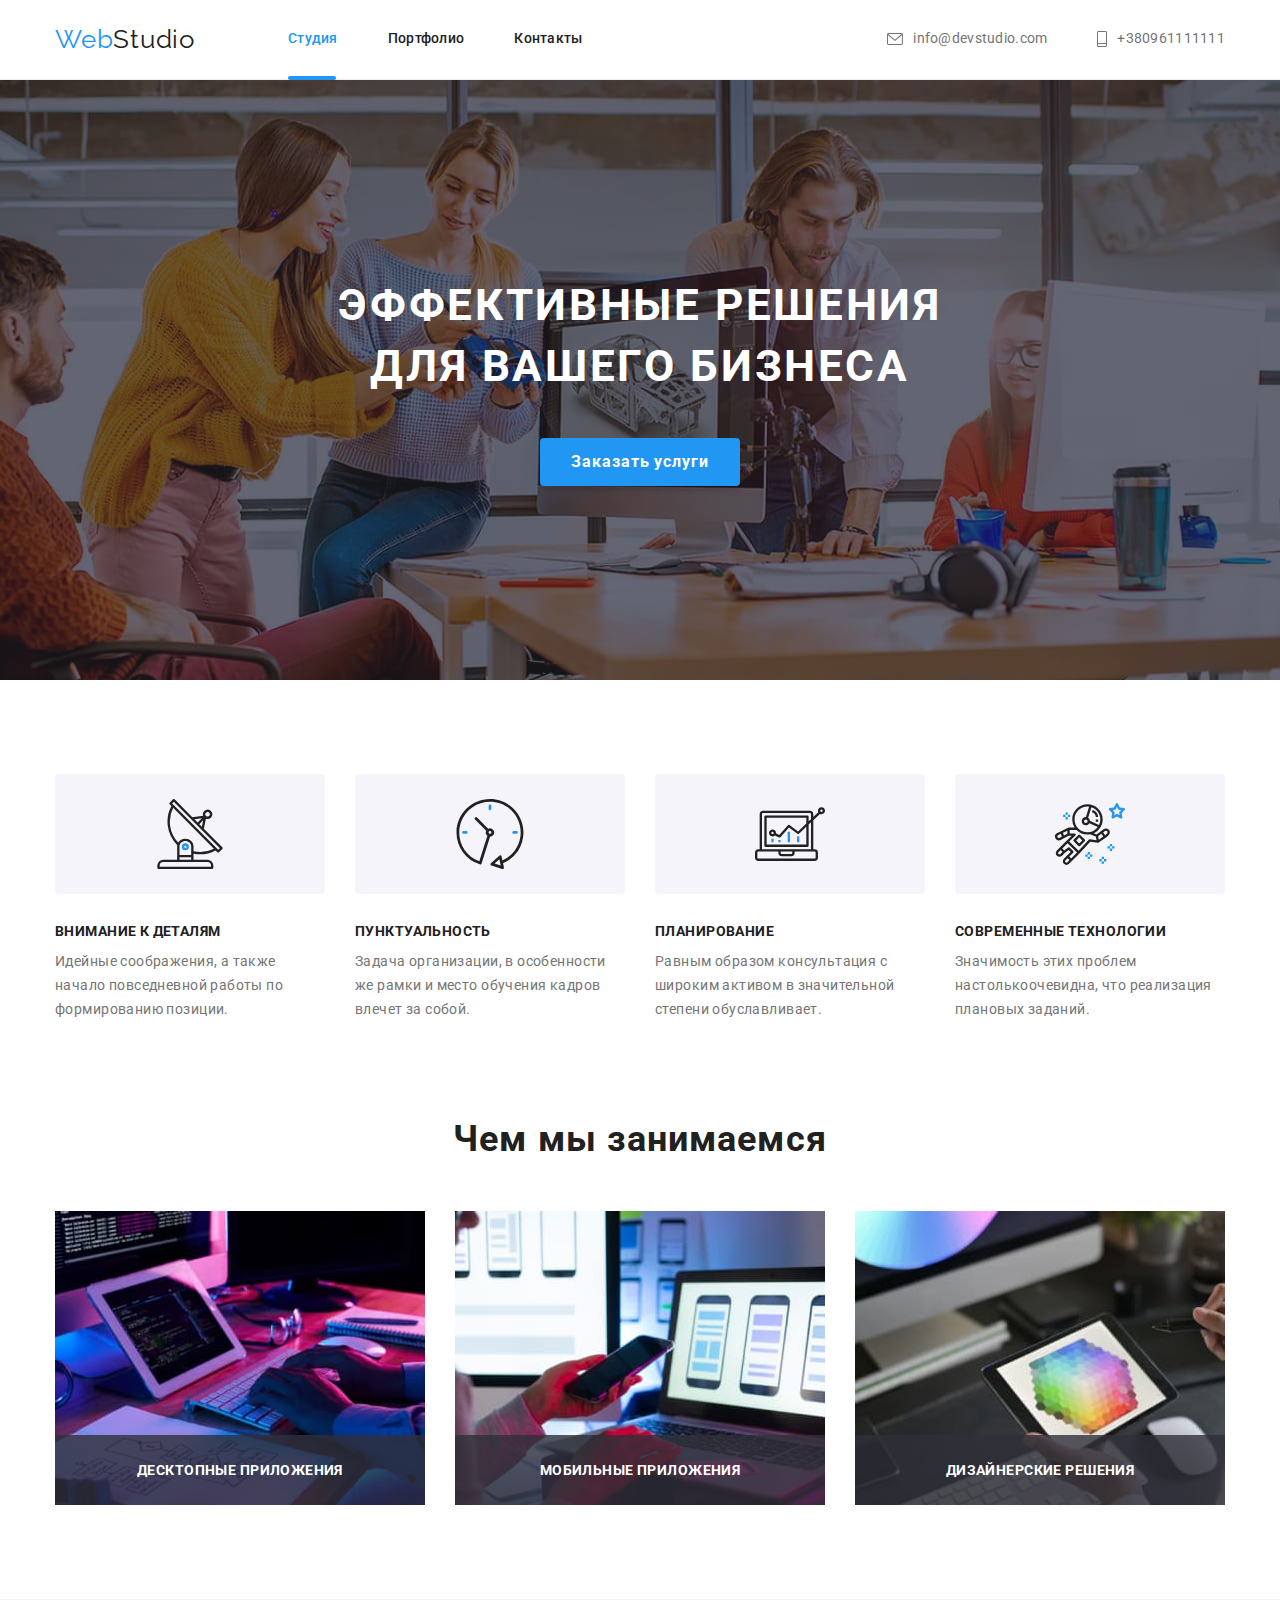
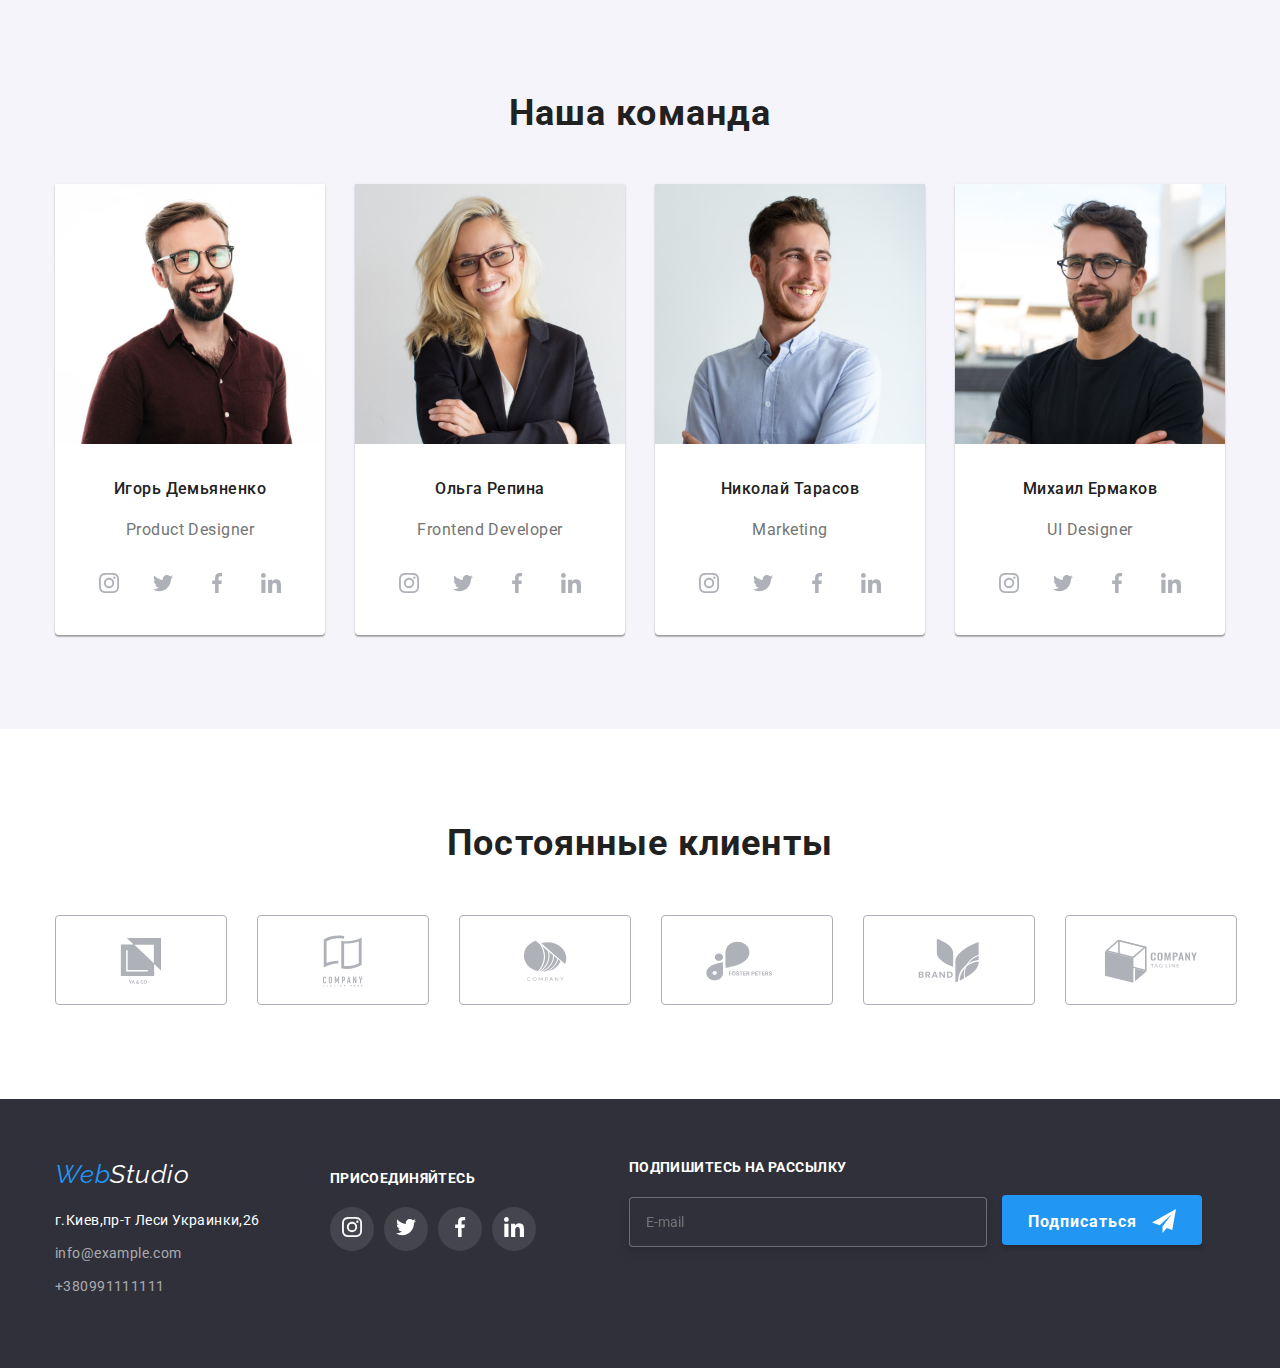
<file: index.html>
<!DOCTYPE html>
<html lang="ru">

<head>
    <link
        href="https://fonts.googleapis.com/css2?family=Raleway:wght@700&family=Roboto:wght@400;500;700;900&display=swap"
        rel="stylesheet">
    <link rel="stylesheet" href="css/modern-normalize.css">
    <meta charset="UTF-8">
    <meta http-equiv="X-UA-Compatible" content="IE=edge">
    <meta name="viewport" content="width=device-width, initial-scale=1.0">
    <title>Document</title>
    <link rel="stylesheet" href="./css/style1.css" />
</head>

<body data-body>

    <header class="page-header">
        <div class="container">
            <nav class="main-nav list">
                <div class="logo-links">
                    <a class="logo1" href="">Web<span class="logo-accent">Studio</span></a>
                    <ul class="site-nav list">
                        <li class="item"><a class="link-studio hightlight" href="./index.html">Студия</a></li>
                        <li class="item"><a class="link-info" href="./portfolio.html">Портфолио</a></li>
                        <li class="item"><a class="link-info" href="">Контакты</a></li>
                    </ul>
                </div>
                <ul class="contacts list">
                    <li class="points"><a class="link1" href="mailto:info@devstudio.com">
                            <svg class="mail">
                                <use href="./photos/icons.svg#icon-mail"></use>
                            </svg>info@devstudio.com

                        </a>
                    </li>
                    <li class="points"><a class="link1" href="tel:+380961111111">
                            <svg class="phone">
                                <use href="./photos/icons.svg#icon-phone"></use>
                            </svg>+380961111111
                        </a>
                    </li>

                </ul>
            </nav>
        </div>
    </header>
    <main>

        <section class="hero section">
            <div class="container">
                <h1 class="hero-title">Эффективные решения<br> для вашего бизнеса</h1>
                <button class="btn" type="button" data-modal-open>Заказать услуги</button>
            </div>

            <!--Модальное Окно-->

            <div class="backdrop is-hidden" data-modal>
                <div class="modal">
                    <button type="button" class="close-button" data-modal-close>
                        <svg class="close-icon">
                            <use class="icon-var" href="./photos/icons.svg#icon-close-black"></use>
                        </svg>
                    </button>


                    <form class="sign-up-form">
                        <h2 class="title-window">Оставьте свои данные, мы вам перезвоним</h2>
                        <div class="form-field">
                            <label for="name">Имя</label>
                            <input class="input-style" id="name" type="text" name="user-name" />
                            <svg width="12" height="12" class="input-icon">
                                <use href="./photos/icons.svg#icon-user"></use>
                            </svg>
                        </div>

                        <div class="form-field">
                            <label for="phone"> Телефон</label>
                            <input class="input-style" id="phone" type="tel" name="user-phone" />
                            <svg width="13" height="13" class="input-icon">
                                <use class="icon-focus" href="./photos/icons.svg#icon-tel"></use>
                            </svg>
                        </div>

                        <div class="form-field">
                            <label for="mail"> Почта</label>
                            <input class="input-style" id="mail" type="email" name="user-email" />
                            <svg width="15" height="13" class="input-icon">
                                <use href="./photos/icons.svg#icon-mail-2"></use>
                            </svg>
                        </div>

                        <div class="form-field">
                            <label for="text"> Коментарии </label>
                            <textarea class="text-size" id="text" name="comments" rows="8"></textarea>

                        </div>
                        <div class="div-box">
                            <label for="check" class="text-box">
                                <input id="check" name="user-check" value="agree" class="check-box" type="checkbox" />
                                <span class="check-icon"></span>
                                Соглашаюсь с рассылкой и принимаю
                                <Span class="text-color"> Условия
                                    договора </Span></label>
                            <button type="submit" class="model-window-btn">Отправить</button>
                        </div>
                    </form>
                </div>

            </div>
        </section>

        <section class="section">
            <div class="container">
                <h2 hidden>Преимущество</h2>
                <ul class="feature-list list">
                    <li class="marks">
                        <div class="thumb">
                            <svg class="thumb-link">
                                <use class="antenna" href="./photos/icons.svg#icon-antenna"></use>
                            </svg>
                        </div>
                        <h3 class="banner">Внимание к деталям</h3>
                        <p class="description">Идейные соображения, а также начало повседневной работы
                            по формированию
                            позиции.</p>
                    </li>

                    <li class="marks">
                        <div class="thumb">
                            <svg class="thumb-link">
                                <use class="clock" href="./photos/icons.svg#icon-clock-1"></use>
                            </svg>
                        </div>
                        <h3 class="banner">Пунктуальность</h3>
                        <p class="description">Задача организации, в особенности же рамки и место обучения
                            кадров влечет за собой.
                        </p>

                    </li>
                    <li class="marks">
                        <div class="thumb">
                            <svg class="thumb-link">
                                <use class="diagram" href="./photos/icons.svg#icon-diagram"></use>
                            </svg>
                        </div>
                        <h3 class="banner">Планирование</h3>
                        <p class="description">Равным образом консультация с широким активом в
                            значительной степени обуславливает.
                        </p>

                    </li>
                    <li class=" marks">
                        <div class="thumb">
                            <svg class="thumb-link">
                                <use class="astronaut" href="./photos/icons.svg#icon-astronaut"></use>
                            </svg>
                        </div>
                        <h3 class="banner">Современные технологии</h3>
                        <p class="description">Значимость этих проблем настолькоочевидна, что реализация
                            плановых заданий.</p>
                    </li>
                </ul>
            </div>

        </section>

        <section class="section modificator">
            <div class="container">
                <div class="img-wrapper">
                    <h2 class="work">Чем мы занимаемся</h2>
                    <ul class="photos list">
                        <li class="work-photos">
                            <img class="img" src="./image/first.jpg" alt="work image" width="370" />
                            <p class="photo-description-1">Десктопные приложения</p>
                        </li>
                        <li class="work-photos"><img class="img" src="./image/second.jpg" alt="work image"
                                width="370" />
                            <p class="photo-description-2">Мобильные приложения</p>
                        </li>
                        <li class="work-photos"><img class="img" src="./image/third.jpg" alt="work image" width="370" />
                            <p class="photo-description-3">Дизайнерские решения</p>
                        </li>
                    </ul>
                </div>

            </div>
        </section>
        <!--Секция Команда-->
        <section class="section style">
            <div class="container">
                <h2 class="team">Наша команда</h2>
                <ul class="card-set list">
                    <li class="company"><img class="members" src="./image/two.jpg" alt="Игорь Демьяненко" width="270" />
                        <div class="card-style">
                            <h3 class="name">Игорь Демьяненко</h3>
                            <p class="job" lang="en">Product Designer</p>
                            <ul class="social-media list">
                                <li class="social-media-items">
                                    <a class="social-media-links" href="" target="_blank" rel="noopener noreferrer"
                                        aria-label="Instagram">
                                        <svg class="icon instagram-icon">
                                            <use href="./photos/icons.svg#icon-instagram"></use>
                                        </svg>
                                    </a>
                                </li>

                                <li class="social-media-items">
                                    <a class="social-media-links" href="" target="_blank" rel="noopener noreferrer"
                                        aria-label="twitter">
                                        <svg class="icon">
                                            <use href="./photos/icons.svg#icon-twitter"></use>
                                        </svg>
                                    </a>
                                </li>

                                <li class="social-media-items">
                                    <a class="social-media-links" href="" target="_blank" rel="noopener noreferrer"
                                        aria-label="facebook">
                                        <svg class="icon">
                                            <use href="./photos/icons.svg#icon-facebook"></use>
                                        </svg>
                                    </a>
                                </li>


                                <li class="social-media-items">
                                    <a class="social-media-links" href="" target="_blank" rel="noopener noreferrer"
                                        aria-label="linkedin">
                                        <svg class="icon">
                                            <use href="./photos/icons.svg#icon-linkedin"></use>
                                        </svg>
                                    </a>
                                </li>
                            </ul>
                        </div>
                    </li>

                    <li class="company"><img class="members" src="./image/three.jpg" alt="Ольга Репина" width="270" />
                        <div class="card-style">
                            <h3 class="name">Ольга Репина</h3>
                            <p class="job" lang="en">Frontend Developer</p>
                            <ul class="social-media list">
                                <li class="social-media-items">
                                    <a class="social-media-links" href="" target="_blank" rel="noopener noreferrer"
                                        aria-label="Instagram">
                                        <svg class="icon">
                                            <use href="./photos/icons.svg#icon-instagram"></use>
                                        </svg>
                                    </a>
                                </li>

                                <li class="social-media-items">
                                    <a class="social-media-links" href="" target="_blank" rel="noopener noreferrer"
                                        aria-label="twitter">
                                        <svg class="icon">
                                            <use href="./photos/icons.svg#icon-twitter"></use>
                                        </svg>
                                    </a>
                                </li>

                                <li class="social-media-items">
                                    <a class="social-media-links" href="" target="_blank" rel="noopener noreferrer"
                                        aria-label="facebook">
                                        <svg class="icon">
                                            <use href="./photos/icons.svg#icon-facebook"></use>
                                        </svg>
                                    </a>
                                </li>

                                <li class="social-media-items">
                                    <a class="social-media-links" href="" target="_blank" rel="noopener noreferrer"
                                        aria-label="linkedin">
                                        <svg class="icon">
                                            <use href="./photos/icons.svg#icon-linkedin"></use>
                                        </svg>
                                    </a>
                                </li>
                            </ul>
                        </div>
                    </li>

                    <li class="company"><img class="members" src="./image/four.jpg" alt="Николай Тарасов" width="270" />
                        <div class="card-style">
                            <h3 class="name"> Николай Тарасов</h3>
                            <p class="job" lang="en">Marketing</p>
                            <ul class="social-media list">
                                <li class="social-media-items">
                                    <a class="social-media-links" href="" target="_blank" rel="noopener noreferrer"
                                        aria-label="Instagram">
                                        <svg class="icon">
                                            <use href="./photos/icons.svg#icon-instagram"></use>
                                        </svg>
                                    </a>
                                </li>

                                <li class="social-media-items">
                                    <a class="social-media-links" href="" target="_blank" rel="noopener noreferrer"
                                        aria-label="twitter">
                                        <svg class="icon">
                                            <use href="./photos/icons.svg#icon-twitter"></use>
                                        </svg>
                                    </a>
                                </li>

                                <li class="social-media-items">
                                    <a class="social-media-links" href="" target="_blank" rel="noopener noreferrer"
                                        aria-label="facebook">
                                        <svg class="icon">
                                            <use href="./photos/icons.svg#icon-facebook"></use>
                                        </svg>
                                    </a>
                                </li>

                                <li class="social-media-items">
                                    <a class="social-media-links" href="" target="_blank" rel="noopener noreferrer"
                                        aria-label="linkedin">
                                        <svg class="icon">
                                            <use href="./photos/icons.svg#icon-linkedin"></use>
                                        </svg>
                                    </a>
                                </li>
                            </ul>
                        </div>
                    </li>

                    <li class="company"><img class="members" src="./image/five.jpg" alt="Михаил Ермаков" width="270" />
                        <div class="card-style">
                            <h3 class="name">Михаил Ермаков</h3>
                            <p class="job" lang="en">UI Designer</p>
                            <ul class="social-media list">
                                <li class="social-media-items">
                                    <a class="social-media-links" href="" target="_blank" rel="noopener noreferrer"
                                        aria-label="Instagram">
                                        <svg class="icon">
                                            <use href="./photos/icons.svg#icon-instagram"></use>
                                        </svg>
                                    </a>
                                </li>

                                <li class="social-media-items">
                                    <a class="social-media-links" href="" target="_blank" rel="noopener noreferrer"
                                        aria-label="twitter">
                                        <svg class="icon">
                                            <use href="./photos/icons.svg#icon-twitter"></use>
                                        </svg>
                                    </a>
                                </li>

                                <li class="social-media-items">
                                    <a class="social-media-links" href="" target="_blank" rel="noopener noreferrer"
                                        aria-label="facebook">
                                        <svg class="icon">
                                            <use href="./photos/icons.svg#icon-facebook"></use>
                                        </svg>
                                    </a>
                                </li>

                                <li class="social-media-items">
                                    <a class="social-media-links" href="" target="_blank" rel="noopener noreferrer"
                                        aria-label="linkedin">
                                        <svg class="icon">
                                            <use href="./photos/icons.svg#icon-linkedin"></use>
                                        </svg>
                                    </a>
                                </li>
                            </ul>
                        </div>
                    </li>

                </ul>
            </div>
        </section>
    </main>
    <!--Постоянные клиенты-->
    <section class="clients">
        <div class="container">
            <h2 class="clients-title">Постоянные клиенты</h2>
            <ul class="clients-list">
                <li class="clients-box">
                    <a class="clients-link" href="">
                        <svg class="clients-photo-1">
                            <use href="./photos/icons.svg#icon-client-1"></use>
                        </svg>
                    </a>
                </li>

                <li class="clients-box">
                    <a class="clients-link" href="">
                        <svg class="clients-photo-2">
                            <use href="./photos/icons.svg#icon-client-2"></use>
                        </svg>
                    </a>
                </li>

                <li class="clients-box">
                    <a class="clients-link" href="">
                        <svg class="clients-photo-3">
                            <use href="./photos/icons.svg#icon-client-3"></use>
                        </svg>
                    </a>
                </li>


                <li class="clients-box">
                    <a class="clients-link" href="">
                        <svg class="clients-photo-4">
                            <use href="./photos/icons.svg#icon-client-4"></use>
                        </svg>
                    </a>
                </li>

                <li class="clients-box">
                    <a class="clients-link" href="">
                        <svg class="clients-photo-5">
                            <use href="./photos/icons.svg#icon-client-5"></use>
                        </svg>
                    </a>
                </li>

                <li class="clients-box">
                    <a class="clients-link" href="">
                        <svg class="clients-photo-6">
                            <use href="./photos/icons.svg#icon-client-6"></use>
                        </svg>
                    </a>
                </li>

            </ul>
        </div>
    </section>
    <footer>
        <div class="container">
            <address class="main-address">
                <div class="main-footer">
                    <a class="logo1" href="">Web<span class=" logo-mainer">Studio</span></a>
                    <ul class="information list">
                        <li class="class-address-main">
                            <a class="reference" href="https://goo.gl/maps/5YBFwy5f6ECoQT7T9" target="_blank"
                                rel="noopener noreferrer">
                                г.Киев,пр-т Леси Украинки,26
                            </a>

                        </li>
                        <li class="class-address">
                            <a class="phone-mail" href="mailto:info@example.com">info@example.com</a>
                        </li>
                        <li class="class-address">
                            <a class="phone-mail" href="tel:+380991111111">+380991111111</a>
                        </li>
                    </ul>
                </div>
                <!--Дополнительный Адресс-->

                <div class="additional-address">
                    <p class="address-title">Присоединяйтесь</p>
                    <ul class="address-apps list">

                        <li class="address-items">
                            <a class="address-media-links" href="" target="_blank" rel="noopener noreferrer"
                                aria-label="instagram">
                                <svg class="address-icons">
                                    <use href="./photos/icons.svg#icon-instagram"></use>
                                </svg>
                            </a>
                        </li>


                        <li class="address-items">
                            <a class="address-media-links" href="" target="_blank" rel="noopener noreferrer"
                                aria-label="twitter">
                                <svg class="address-icons">
                                    <use href="./photos/icons.svg#icon-twitter"></use>
                                </svg>
                            </a>
                        </li>

                        <li class="address-items">
                            <a class="address-media-links" href="" target="_blank" rel="noopener noreferrer"
                                aria-label="facebook">
                                <svg class="address-icons">
                                    <use href="./photos/icons.svg#icon-facebook"></use>
                                </svg>
                            </a>
                        </li>

                        <li class="address-items">
                            <a class="address-media-links" href="" target="_blank" rel="noopener noreferrer"
                                aria-label="linkedin">
                                <svg class="address-icons">
                                    <use href="./photos/icons.svg#icon-linkedin"></use>
                                </svg>
                            </a>
                        </li>
                    </ul>
                </div>

                <div class="user-window">
                    <strong class="text-form">Подпишитесь на рассылку</strong>
                    <form class="input-list">
                        <label>
                            <input class="input-form" type="email" name="user-email" placeholder="E-mail" />
                        </label>
                        <button type="submit" class=" btn-form">
                            Подписаться
                            <svg class="icon-btn">
                                <use href="./photos/icons.svg#icon-send"></use>
                            </svg>
                        </button>
                    </form>

                </div>
            </address>
        </div>
    </footer>
    <script src="./js/modal.js"></script>
</body>

</html>
</file>
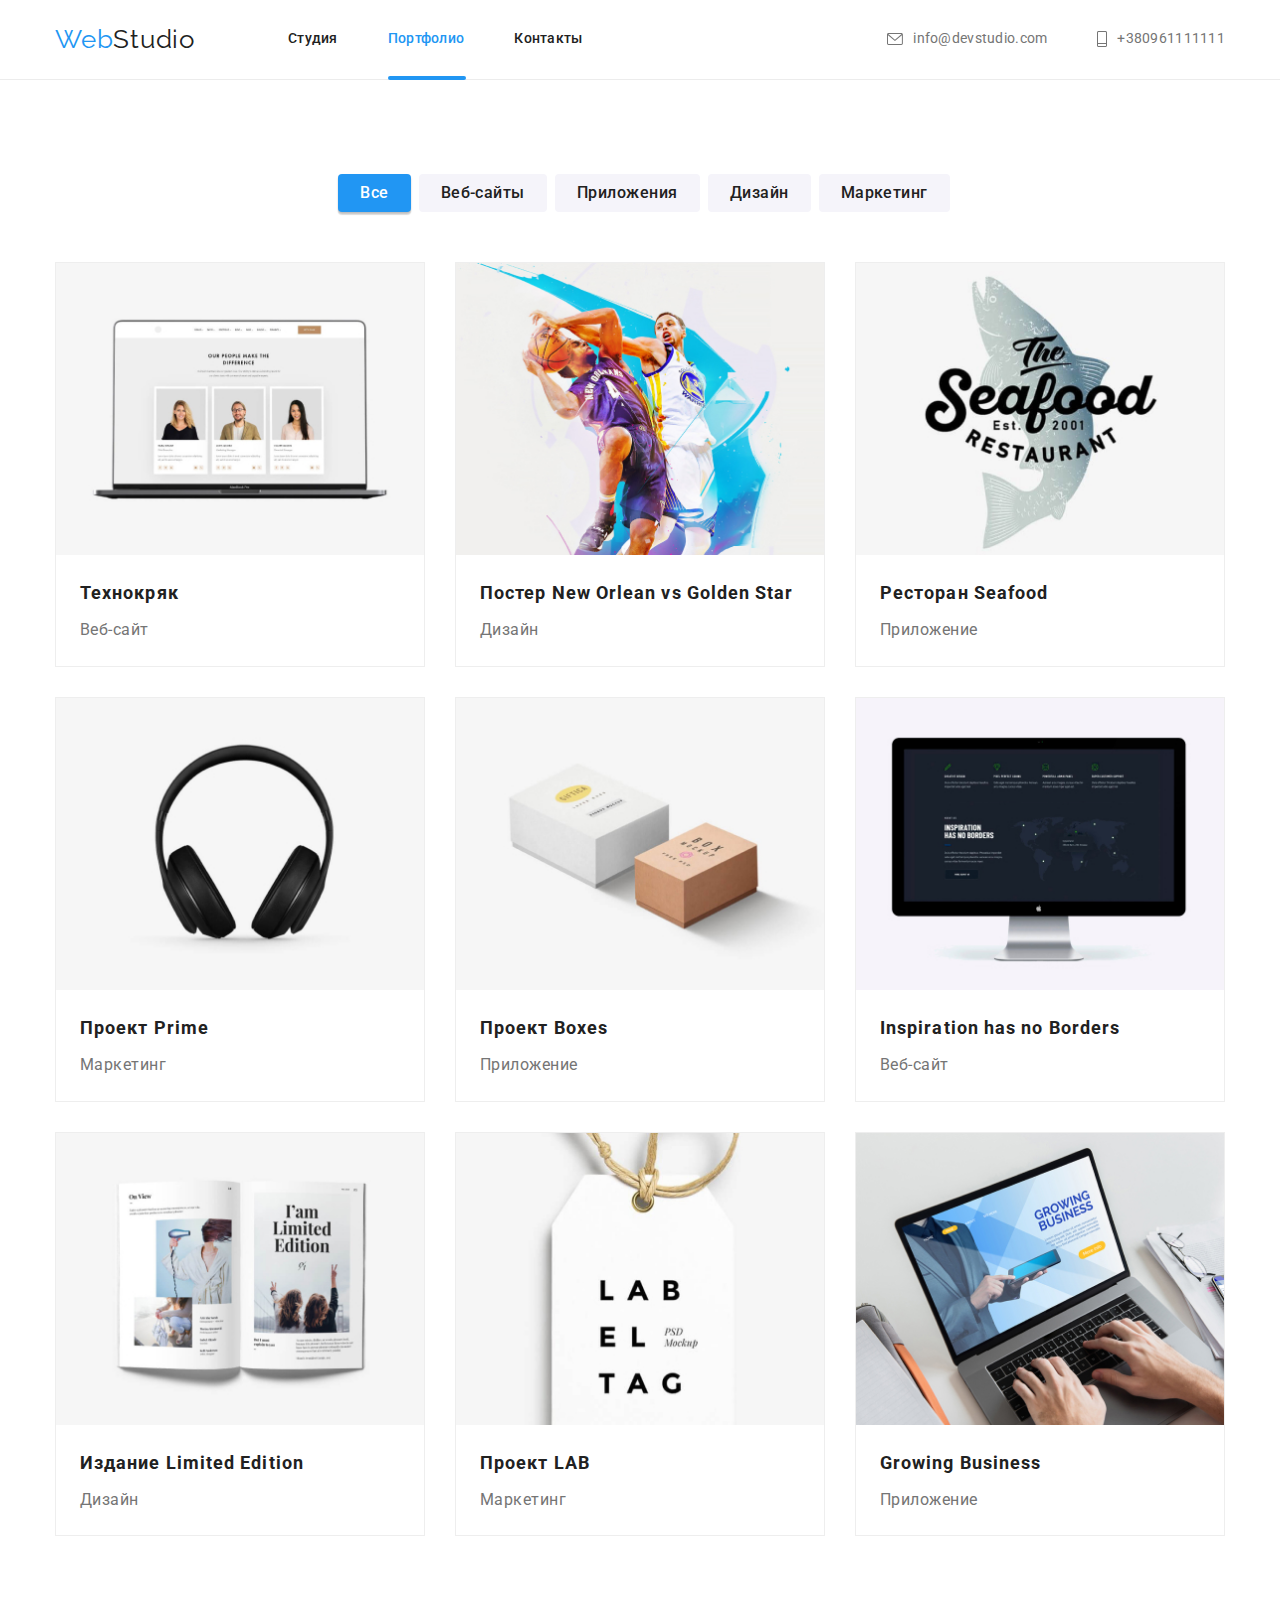
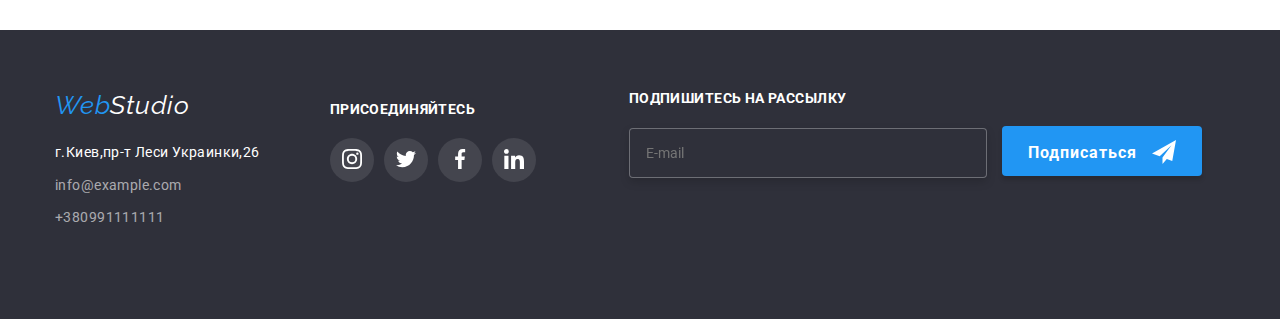
<file: portfolio.html>
<!DOCTYPE html>
<html lang="ru">

<head>
    <link
        href="https://fonts.googleapis.com/css2?family=Raleway:wght@700&family=Roboto:wght@400;500;700;900&display=swap"
        rel="stylesheet">
    <link rel="stylesheet" href="css/modern-normalize.css">
    <meta charset="UTF-8">
    <meta http-equiv="X-UA-Compatible" content="IE=edge">
    <meta name="viewport" content="width=device-width, initial-scale=1.0">
    <title>Document</title>
    <link rel="stylesheet" href="./css/style.css" />

</head>

<body>
    <header class="page-head">
        <div class="container">
            <nav class="additional-nav">
                <div class="logo-ref">
                    <a class="logo" href="">Web<span class="logo-header">Studio</span>
                    </a>
                    <ul class="information list-portfolio">
                        <li class="ref">
                            <a class="linkers" href="./index.html">Студия</a>
                        </li>
                        <li class="ref">
                            <a class="linkers-studio" href="./portfolio.html">Портфолио</a>
                        </li>
                        <li class="ref">
                            <a class="linkers" href="">Контакты</a>
                        </li>
                    </ul>
                </div>
                <ul class="contacts-list list-portfolio">
                    <li class="mail-nav"><a class="mail-link" href="mailto:info@devstudio.com"><svg class="mail">
                                <use href="./photos/icons.svg#icon-mail"></use>
                            </svg>info@devstudio.com
                        </a>
                    </li>
                    <li class="mail-nav"><a class="mail-link" href="tel:+380961111111"> <svg class="phone">
                                <use href="./photos/icons.svg#icon-phone"></use>
                            </svg>+380961111111
                        </a>
                    </li>
                </ul>
            </nav>
        </div>
    </header>

    <main>
        <section class="section">
            <div class="container">
                <h1 hidden>Портфолио</h1>
                <ul class="btn-list list-portfolio">
                    <li class="button-type">
                        <button class="current-color" type="button">Все</button>
                    </li>
                    <li class="button-type"> <button class="current" type="button">Веб-сайты</button>
                    </li>
                    <li class="button-type"> <button class="current" type="button">Приложения</button>
                    </li>
                    <li class="button-type"> <button class="current" type="button">Дизайн</button>
                    </li>
                    <li class="button-type"> <button class="current" type="button">Маркетинг</button>
                    </li>

                </ul>
                <ul class="cards-type list-portfolio">
                    <li class="about-cards">
                        <div class="img-wrapper">
                            <img class="picture" src="./images/first.jpg" alt="Веб-сайт" width="370" />
                            <div class="portfolio-overlay">
                                <p class="overlay-description">Ресурс предлагает комплексные предложения с разным
                                    уровнем
                                    функционала и сервисов. Все это
                                    позволит посетителю получить исчерпывающие сведения о компании или частном лице.</p>
                            </div>
                        </div>
                        <div class="card-content">
                            <h2 class="goods">Технокряк</h2>
                            <p class="description">Веб-сайт</p>
                        </div>
                    </li>


                    <li class="about-cards">
                        <div class="img-wrapper">
                            <img class="picture" src="./images/second.jpg" alt="Дизайн" width="370" />
                            <div class="portfolio-overlay">
                                <p class="overlay-description">Ресурс предлагает комплексные предложения с разным
                                    уровнем
                                    функционала и сервисов. Все это
                                    позволит посетителю получить исчерпывающие сведения о компании или частном лице.</p>
                            </div>
                        </div>
                        <div class="card-content">
                            <h2 class="goods">Постер New Orlean vs Golden Star</h2>
                            <p class="description">Дизайн</p>
                        </div>
                    </li>

                    <li class="about-cards">
                        <div class="img-wrapper">
                            <img class="picture" src="./images/third.jpg" alt="Приложение" width="370" />
                            <div class="portfolio-overlay">
                                <p class="overlay-description">Ресурс предлагает комплексные предложения с разным
                                    уровнем
                                    функционала и сервисов. Все это
                                    позволит посетителю получить исчерпывающие сведения о компании или частном лице.</p>
                            </div>
                        </div>
                        <div class="card-content">
                            <h2 class="goods">Ресторан Seafood</h2>
                            <p class="description">Приложение</p>
                        </div>
                    </li>
                    <li class="about-cards">
                        <div class="img-wrapper"> <img class="picture" src="./images/fourth.jpg" alt="Маркетинг"
                                width="370" />
                            <div class="portfolio-overlay">
                                <p class="overlay-description">Ресурс предлагает комплексные предложения с разным
                                    уровнем
                                    функционала и сервисов. Все это
                                    позволит посетителю получить исчерпывающие сведения о компании или частном лице.</p>
                            </div>
                        </div>
                        <div class="card-content">
                            <h2 class="goods">Проект Prime</h2>
                            <p class="description">Маркетинг</p>
                        </div>
                    </li>

                    <li class="about-cards">
                        <div class="img-wrapper"><img src="./images/fivth.jpg" alt="Приложение" width="370" />
                            <div class="portfolio-overlay">
                                <p class="overlay-description">Ресурс предлагает комплексные предложения с разным
                                    уровнем
                                    функционала и сервисов. Все это
                                    позволит посетителю получить исчерпывающие сведения о компании или частном лице.</p>
                            </div>
                        </div>
                        <div class="card-content">
                            <h2 class="goods">Проект Boxes</h2>
                            <p class="description">Приложение</p>
                        </div>
                    </li>

                    <li class="about-cards">
                        <div class="img-wrapper">
                            <img src="./images/sixth.jpg" alt="Веб-сайт" width="370" />
                            <div class="portfolio-overlay">
                                <p class="overlay-description">Ресурс предлагает комплексные предложения с разным
                                    уровнем
                                    функционала и сервисов. Все это
                                    позволит посетителю получить исчерпывающие сведения о компании или частном лице.</p>
                            </div>
                        </div>
                        <div class="card-content">
                            <h2 class="goods"> Inspiration has no Borders</h2>
                            <p class="description">Веб-сайт</p>
                        </div>
                    </li>

                    <li class="about-cards">
                        <div class="img-wrapper">
                            <img src="./images/seven.jpg" alt="Дизайн" width="370" />
                            <div class="portfolio-overlay">
                                <p class="overlay-description">Ресурс предлагает комплексные предложения с разным
                                    уровнем
                                    функционала и сервисов. Все это
                                    позволит посетителю получить исчерпывающие сведения о компании или частном лице.</p>
                            </div>
                        </div>
                        <div class="card-content">
                            <h2 class="goods">Издание Limited Edition</h2>
                            <p class="description">Дизайн</p>
                        </div>
                    </li>

                    <li class="about-cards">
                        <div class="img-wrapper">
                            <img src="./images/eight.jpg" alt="Маркетинг" width="370" />
                            <div class="portfolio-overlay">
                                <p class="overlay-description">Ресурс предлагает комплексные предложения с разным
                                    уровнем
                                    функционала и сервисов. Все это
                                    позволит посетителю получить исчерпывающие сведения о компании или частном лице.</p>
                            </div>
                        </div>
                        <div class="card-content">
                            <h2 class="goods">Проект LAB</h2>
                            <p class="description">Маркетинг</p>
                        </div>
                    </li>

                    <li class="about-cards">
                        <div class="img-wrapper"><img src="./images/nine.jpg" alt="Приложение" width="370" />
                            <div class="portfolio-overlay">
                                <p class="overlay-description">Ресурс предлагает комплексные предложения с разным
                                    уровнем
                                    функционала и сервисов. Все это
                                    позволит посетителю получить исчерпывающие сведения о компании или частном лице.
                                </p>
                            </div>
                        </div>
                        <div class="card-content">
                            <h2 class="goods">Growing Business</h2>
                            <p class="description">Приложение</p>
                        </div>
                    </li>
                </ul>
            </div>
        </section>
    </main>


    <footer>
        <div class="container">
            <address class="second-address">
                <div class="additional-footer">
                    <a class="logo" href="">Web<span class="logo-footer">Studio</span>
                    </a>
                    <ul class="contacts2 list-portfolio">
                        <li class="page-reference-main">
                            <a class="link1" href="https://goo.gl/maps/5YBFwy5f6ECoQT7T9" target="_blank"
                                rel="noopener noreferrer">
                                г.Киев,пр-т Леси Украинки,26
                            </a>
                        </li>

                        <li class="page-reference">
                            <a class="link2" href="mailto:info@example.com">info@example.com</a>
                        </li>

                        <li class="page-reference">
                            <a class="link2" href="tel:+380991111111">+380991111111</a>
                        </li>
                    </ul>
                </div>

                <!--Дополнительный Адресс-->

                <div class="additional-address">
                    <p class="address-title">Присоединяйтесь</p>
                    <ul class="address-apps list-portfolio">

                        <li class="address-items">
                            <a class="address-media-links" href="" target="_blank" rel="noopener noreferrer"
                                aria-label="instagram">
                                <svg class="address-icons">
                                    <use href="./photos/icons.svg#icon-instagram"></use>
                                </svg>
                            </a>
                        </li>


                        <li class="address-items">
                            <a class="address-media-links" href="" target="_blank" rel="noopener noreferrer"
                                aria-label="twitter">
                                <svg class="address-icons">
                                    <use href="./photos/icons.svg#icon-twitter"></use>
                                </svg>
                            </a>
                        </li>

                        <li class="address-items">
                            <a class="address-media-links" href="" target="_blank" rel="noopener noreferrer"
                                aria-label="facebook">
                                <svg class="address-icons">
                                    <use href="./photos/icons.svg#icon-facebook"></use>
                                </svg>
                            </a>
                        </li>

                        <li class="address-items">
                            <a class="address-media-links" href="" target="_blank" rel="noopener noreferrer"
                                aria-label="linkedin">
                                <svg class="address-icons">
                                    <use href="./photos/icons.svg#icon-linkedin"></use>
                                </svg>
                            </a>
                        </li>
                    </ul>
                </div>
                <div class="user-window">
                    <strong class="text-form">Подпишитесь на рассылку</strong>
                    <form class="input-list">
                        <label>
                            <input class="input-form" type="email" name="email" placeholder="E-mail" />
                        </label>
                        <button type="submit" class=" btn-form">
                            Подписаться
                            <svg class="icon-btn">
                                <use href="./photos/icons.svg#icon-send"></use>
                            </svg>
                        </button>
                    </form>

                </div>
            </address>
        </div>
    </footer>

</body>

</html>
</file>
<file: css/style1.css>
:root {
    --main-color: #E5E5E5;
    --additional-color: #2196F3;
    --type-color: #212121;
    --mini-calor: #757575;
    --phone-color: #2F303A;
    --fast-animation: 1s;
}

body {
    font-family: 'Roboto', sans-serif;
    font-size: 14px;
    color: var(--type-color);
    margin: 0;
}

h1,
h2,
h3,
h4 {
    margin: 0;
}

li {
    list-style-type: none;
}

a {
    text-decoration: none;
}

.page-header {
    padding-top: 24px;
    padding-bottom: 25px;
    border-bottom: 1px solid #ECECEC;
}

* {
    margin: 0;
    padding: 0;
}

.icon {
    width: 20px;
    height: 20px;
}

.no-scroll {
    overflow: hidden;
}

/*List*/

.list {
    list-style: none;
    margin: 0;
    padding: 0;
}


/*Container*/

.container {
    width: 1200px;
    padding-left: 15px;
    padding-right: 15px;
    margin-left: auto;
    margin-right: auto;
}

/*Header*/
.logo1 {
    font-family: 'Raleway', sans-serif;
    font-size: 26px;
    line-height: 1.17;
    vertical-align: top;
    letter-spacing: 0.03em;
    color: var(--additional-color);
}

.logo-accent {
    color: var(--type-color);
}

.section {
    padding-top: 94px;
    padding-bottom: 94px;
}

/*Main-nav*/

.main-nav {
    display: flex;
    align-items: center;
    justify-content: space-between;
}

.site-nav {
    display: flex;
    margin-left: 93px;
}

.site-nav .item {
    margin-right: 50px;

}

.site-nav .item:last-child {
    margin-right: 0px;
}

.site-nav .link-info {
    font-weight: 500;
    font-size: 14px;
    line-height: 1.14;
    letter-spacing: 0.02em;
    color: var(--type-color);
    display: block;
    transition: color 250ms;
    transition-timing-function: cubic-bezier(0.4, 0, 0.2, 1);
}

.link-studio {
    font-weight: 500;
    font-size: 14px;
    line-height: 1.14;
    letter-spacing: 0.02em;
    color: var(--additional-color);
    display: block;
    position: relative;
}

.link-studio::after {
    content: "";
    width: 48px;
    height: 4px;
    display: block;
    position: absolute;
    background-color: var(--additional-color);
    bottom: -33px;
    border-radius: 2px;
}

/*Logo-links*/
.logo-links {
    display: flex;
    justify-content: space-between;
    align-items: center;


}

.site-nav .link-info:hover {
    color: var(--additional-color);
    background-color: transparent;

}

/*Phone*/
.phone {
    width: 10px;
    height: 16px;
    margin-right: 10px;
    fill: var(--mini-calor);
    transition: fill 250ms;
    transition-timing-function: cubic-bezier(0.4, 0, 0.2, 1);

}

.mail {
    width: 16px;
    height: 12px;
    margin-right: 10px;
    fill: var(--mini-calor);
    transition: fill 250ms;
    transition-timing-function: cubic-bezier(0.4, 0, 0.2, 1);
}

.link1 {
    font-size: 14px;
    line-height: 1.14;
    text-align: left;
    letter-spacing: 0.02em;
    color: var(--mini-calor);
    align-items: center;
    text-decoration: none;
    display: flex;
    transition: color 250ms;
    transition-timing-function: cubic-bezier(0.4, 0, 0.2, 1);
}

/*Contacts*/
.contacts {
    display: flex;
}

.contacts .points {
    margin-right: 50px;
}

.contacts .points:last-child {
    margin-right: 0px;
}

.link1:hover .mail {
    fill: var(--additional-color);
}

.link1:hover .phone {
    fill: var(--additional-color);
}

.link1:hover {
    transition-timing-function: cubic-bezier(0.4, 0, 0.2, 1);
    color: var(--additional-color);
}

/*Герой*/

.hero {
    height: 600px;
    padding: 200px 0;
    text-align: center;
    background-color: var(--phone-color);
    display: flex;
    flex-direction: column;
    justify-content: center;
    background-image: linear-gradient(to right, rgba(47, 48, 58, 0.4), rgba(47, 48, 58, 0.4)),
        url(../image/background.jpg);
    background-repeat: no-repeat;
    background-size: cover;
    background-position: center;
}

.hero-title {
    font-size: 44px;
    line-height: 1.4;
    letter-spacing: 0.06em;
    text-transform: uppercase;
    color: white;
    margin-bottom: 40px;
}


.btn {
    font-size: 16px;
    line-height: 1.9;
    letter-spacing: 0.06em;
    background-color: var(--additional-color);
    cursor: pointer;
    outline: none;
    border: 32px;
    border-radius: 4px;
    box-shadow: 0px 4px 4px rgba(0, 0, 0, 0.15);
    color: white;
    font-weight: 700;
    height: 48px;
    width: 200px;
    transition: background-color 250ms;
    transition-timing-function: cubic-bezier(0.4, 0, 0.2, 1);

}

.btn:hover {
    background-color: #188CE8;
}

.topic {
    width: 100%;
    background-color: var(--phone-color);
}

/*Модальное Окно*/
.backdrop {
    position: fixed;
    top: 0;
    left: 0;
    width: 100%;
    height: 100%;
    background-color: rgba(0, 0, 0, 0.2);
    transition: opacity 80ms, visbility 80ms;
    z-index: 1000;
}

.backdrop.is-hidden {
    opacity: 0;
    visibility: hidden;
    pointer-events: none;
}

.modal {
    position: absolute;
    top: 50%;
    left: 50%;
    transform: translate(-50%, -50%);
    width: 528px;
    height: 581px;
    background-color: white;
    box-shadow: 0px 1px 3px rgba(0, 0, 0, 0.12), 0px 1px 1px rgba(0, 0, 0, 0.14), 0px 2px 1px rgba(0, 0, 0, 0.2);
    border-radius: 4px;
}

.close-button {
    display: flex;
    position: absolute;
    top: 0;
    right: 0;
    transform: translate(-17%, 17%);
    background: #FFFFFF;
    border: 1px solid rgba(0, 0, 0, 0.1);
    border-radius: 50%;
    width: 30px;
    height: 30px;
    justify-content: center;
    align-items: center;
    padding: 0;
    cursor: pointer;

}

.close-button:hover {
    fill: var(--additional-color);
}


/*Инпуты*/
.sign-up-form {
    padding: 40px;
}


.form-field {
    margin-bottom: 10px;
    display: flex;
    flex-direction: column;
    position: relative;
}

.sign-up-form .form-field label {
    font-size: 12px;
    letter-spacing: 0.01em;
    text-align: left;
    color: var(--mini-calor);
}

.input-style:hover {
    border-color: var(--additional-color);
    outline: var(--additional-color);
}

.input-style:focus {
    border-color: var(--additional-color);
    outline: var(--additional-color);
}

.input-style:hover+.input-icon,
.input-style:focus+.input-icon {
    fill: var(--additional-color);

}


.input-icon:focus,
.input-icon:hover {
    fill: var(--additional-color);
}


.sign-up-form .form-field textarea:hover {
    border-color: var(--additional-color);
    outline: var(--additional-color);
}


.sign-up-form .form-field textarea:focus {
    border-color: var(--additional-color);
    outline: var(--additional-color);
}

.input-style {
    margin-top: 4px;
    width: 100%;
    height: 40px;
    border: 1px solid rgba(33, 33, 33, 0.2);
    border-radius: 4px;
    padding-left: 42px;
    padding-top: 12px;
    padding-bottom: 12px;
    cursor: pointer;
    transition: border 250ms cubic-bezier(0.4, 0, 0.2, 1);
}

.title-window {
    font-style: normal;
    font-weight: 700;
    font-size: 20px;
    line-height: 1.15;
    text-align: center;
    letter-spacing: 0.03em;
    color: #212121;
    margin-bottom: 12px;
    transition: border 250ms cubic-bezier(0.4, 0, 0.2, 1);
}


.sign-up-form textarea {
    border: 1px solid rgba(33, 33, 33, 0.2);
    border-radius: 4px;
    width: 448px;
    cursor: pointer;
    margin-top: 4px;
    transition: border 250ms cubic-bezier(0.4, 0, 0.2, 1);
}

.check-box {
    width: 16px;
    height: 15px;
    appearance: none;
    -webkit-appearance: none;
    -moz-appearance: none;
    align-items: center;
}

.model-window-btn {
    padding: 10px 55px;
    background-color: var(--additional-color);
    box-shadow: 0px 4px 4px rgba(0, 0, 0, 0.15);
    border-radius: 4px;
    font-size: 16px;
    line-height: 30px;
    align-items: center;
    text-align: center;
    letter-spacing: 0.06em;
    color: #FFFFFF;
    border: none;
    margin-top: 30px;
    justify-content: center;
    font-weight: bold;
    transition: border 250ms cubic-bezier(0.4, 0, 0.2, 1);
}

.model-window-btn:hover {
    background-color: #188CE8;
}

.div-box {
    margin-top: 20px;
}

.text-color {
    text-decoration: underline;
    color: var(--additional-color);
    margin-left: 4px;
}

.text-size {
    resize: none;
}

.input-icon {
    position: absolute;
    transform: translate(12px, 32px);

}

.text-box {
    display: flex;
    align-items: center;
}

.check-icon {
    width: 15px;
    height: 16px;
    border: 2px solid #212121;
    display: inline-block;
    border-radius: 2px;
    margin-right: 7px;


}

.check-box:checked+.check-icon {
    background-image: url(../photos/svg/icon\ check.svg);
    background-position: center;
    background-color: var(--additional-color);
    background-origin: border-box;
    border-color: var(--additional-color);
    background-repeat: no-repeat;
}

/*Thumb*/
.thumb {
    height: 120px;
    background-repeat: no-repeat;
    background-position: center;
    background: #F5F4FA;
    border-radius: 4px;
    display: flex;
    align-items: center;
    justify-content: center;
}


.thumb-link {
    height: 70px;
    left: 0;
    width: 70px;

}

.close-icon {
    width: 11px;
    height: 11px;
}

/*Feature-list*/

.feature-list {
    display: flex;
    justify-content: center;

}

.feature-list .marks {
    margin-right: 30px;
}

.feature-list .marks:last-child {
    margin-right: 0px;
}

.banner {
    margin-top: 30px;
    font-size: 14px;
    line-height: 1.11;
    letter-spacing: 0.03em;
    color: var(--type-color);
    text-transform: uppercase;
    margin-bottom: 10px;

}

.description {
    width: 270px;
    height: 75px;
    font-weight: 400;
    font-size: 14px;
    line-height: 1.7;
    letter-spacing: 0.03em;
    color: var(--mini-calor);
}

/*Modificator*/

.modificator {
    padding-top: 0;
}

/*Photos*/

.photos {
    display: flex;
    width: 100%;
}

.work-photos {
    margin-right: 30px;
}

.work-photos:last-child {
    margin-right: 0px;
}

.work {
    font-weight: 700;
    font-size: 36px;
    line-height: 1.16;
    text-align: center;
    letter-spacing: 0.03em;
    color: var(--type-color);
    margin-bottom: 50px;
}

.img-wrapper {
    position: relative;
}

.img {
    display: block;
}

.photo-description-1 {
    font-style: normal;
    font-weight: 700;
    font-size: 14px;
    line-height: 16px;
    letter-spacing: 0.03em;
    text-transform: uppercase;
    position: absolute;
    bottom: 0px;
    text-align: center;
    padding-top: 27px;
    background-color: rgba(47, 48, 58, 0.8);
    width: 370px;
    height: 70px;
    color: white;
}

.photo-description-2 {
    font-style: normal;
    font-weight: 700;
    font-size: 14px;
    line-height: 16px;
    letter-spacing: 0.03em;
    text-transform: uppercase;
    position: absolute;
    bottom: 0;
    text-align: center;
    padding-top: 27px;
    background-color: rgba(47, 48, 58, 0.8);
    width: 370px;
    height: 70px;
    color: white;
}

.photo-description-3 {
    font-style: normal;
    font-weight: 700;
    font-size: 14px;
    line-height: 16px;
    letter-spacing: 0.03em;
    text-transform: uppercase;
    position: absolute;
    bottom: 0;
    text-align: center;
    padding-top: 27px;
    background-color: rgba(47, 48, 58, 0.8);
    width: 370px;
    height: 70px;
    color: white;
}

/*Команда*/
.members {
    display: block;
    max-width: 100%;
    height: auto;
}

.card-style {
    padding-top: 30px;
    padding-bottom: 30px;
}

.style {
    background-color: #F5F4FA;

}

.team {

    font-weight: 700;
    font-size: 36px;
    line-height: 1.16;
    text-align: center;
    letter-spacing: 0.03em;
    color: var(--type-color);
    margin-bottom: 50px;
}

/*Social-media*/
.social-media {
    display: flex;
    justify-content: center;
}

.social-media-links {
    display: flex;
    align-items: center;
    justify-content: center;
    width: 44px;
    height: 44px;
    background-color: white;
    border-radius: 50%;
    transition: background-color 250ms;
    transition-timing-function: cubic-bezier(0.4, 0, 0.2, 1);
}

.social-media-items:not(:last-child) {
    margin-right: 10px;
}

.social-media-links:hover,
.social-media-links:focus,
.icon:hover,
.icon:focus {
    fill: white;
    background-color: var(--additional-color);
}

.icon {
    width: 20px;
    height: 20px;
    fill: #AFB1B8;
    transition: background-color 250ms;
    transition-timing-function: cubic-bezier(0.4, 0, 0.2, 1);
}

/*Card-set*/
.card-set {
    display: flex;
    padding: 0;
}


/*Company*/

.card-set .company {
    box-shadow: 0px 1px 3px rgba(0, 0, 0, 0.12), 0px 1px 1px rgba(0, 0, 0, 0.14), 0px 2px 1px rgba(0, 0, 0, 0.2);
    border-radius: 0px 0px 4px 4px;
    margin-left: 30px;
    background-color: #FFFFFF;
    background-color: #FFFFFF;
}

.company:first-child {
    margin-left: 0px;
}


.name {
    font-weight: 500;
    font-size: 16px;
    line-height: 1.9;
    text-align: center;
    letter-spacing: 0.03em;
    color: var(--type-color);
}

.job {

    font-weight: 400;
    font-size: 16px;
    line-height: 1.9;
    text-align: center;
    letter-spacing: 0.03em;
    color: var(--mini-calor);
    margin-top: 10px;
    margin-bottom: 16px;
}

/*Клиенты*/
.clients {
    padding-top: 94px;
    padding-bottom: 94px;
}

.clients-title {
    font-family: 'Roboto';
    font-weight: bold;
    font-size: 36px;
    line-height: 1.16;
    text-align: center;
    letter-spacing: 0.03em;
    margin-bottom: 50px;
}


.clients-list {
    display: flex;
    padding: 0;
    margin-top: -50px;
    margin-left: -30px;
    margin-bottom: 0;
}

.clients-box {
    height: 90px;
    margin-left: 30px;
    margin-top: 50px;
    border: 1px solid #afb1b8;
    border-radius: 4px;
    list-style-type: none;
    flex-basis: calc((100% - 120px) / 6);
}

.clients-link {
    display: flex;
    justify-content: center;
    align-items: center;
    height: 90px;
    width: 170px;
    transition: fill 250ms;
    transition-timing-function: cubic-bezier(0.4, 0, 0.2, 1);
}

.clients-list .clients-photo-1 {
    width: 42px;
    height: 46px;
    fill: #AFB1B8;
    transition: fill 250ms;
    transition-timing-function: cubic-bezier(0.4, 0, 0.2, 1);
}

.clients-box:hover,
.clients-focus {
    border: 1px solid #2196f3;

}

.clients-link:hover .clients-photo-1,
.clients-link:focus .clients-photo-1 {
    fill: var(--additional-color);
}

.clients-list .clients-photo-2 {
    width: 40px;
    height: 52px;
    fill: #AFB1B8;
    transition: fill 250ms;
    transition-timing-function: cubic-bezier(0.4, 0, 0.2, 1);
}

.clients-link:hover .clients-photo-2,
.clients-link:focus .clients-photo-2 {
    fill: var(--additional-color);

}

.clients-list .clients-photo-3 {
    width: 44px;
    height: 41px;
    fill: #AFB1B8;
    transition: fill 250ms;
    transition-timing-function: cubic-bezier(0.4, 0, 0.2, 1);
}

.clients-link:hover .clients-photo-3,
.clients-link:focus .clients-photo-3 {
    fill: var(--additional-color);

}

.clients-list .clients-photo-4 {
    width: 84px;
    height: 40px;
    fill: #AFB1B8;
    transition: fill 250ms;
    transition-timing-function: cubic-bezier(0.4, 0, 0.2, 1);
}

.clients-link:hover .clients-photo-4,
.clients-link:focus .clients-photo-4 {
    fill: var(--additional-color);

}

.clients-list .clients-photo-5 {
    width: 62px;
    height: 45px;
    fill: #AFB1B8;
    transition: fill 250ms;
    transition-timing-function: cubic-bezier(0.4, 0, 0.2, 1);
}

.clients-link:hover .clients-photo-5,
.clients-link:focus .clients-photo-5 {
    fill: var(--additional-color);

}

.clients-list .clients-photo-6 {
    width: 94px;
    height: 44px;
    fill: #AFB1B8;
    transition: fill 250ms;
    transition-timing-function: cubic-bezier(0.4, 0, 0.2, 1);
}


.clients-link:hover .clients-photo-6,
.clients-link:focus .clients-photo-6 {
    fill: var(--additional-color);
}

/*footer*/
footer {
    background-color: var(--phone-color);
    padding: 60px 0;

}

.main-footer {
    display: flex;
    flex-direction: column;
}

.main-address {
    display: flex;
}

.information {
    justify-content: center;
    margin-left: 0;
}

.class-address-main {
    margin-top: 20px;
    margin-bottom: 9px;
}

.class-address {
    margin-bottom: 9px;
}

.logo-mainer {
    color: white;
}

.reference {
    font-style: normal;
    font-weight: 400;
    font-size: 14px;
    line-height: 1.7;
    letter-spacing: 0.03em;
    color: #FFFFFF;
    flex-direction: column;
    transition: color 250ms;
    transition-timing-function: cubic-bezier(0.4, 0, 0.2, 1);
}

.phone-mail {
    font-style: normal;
    font-weight: 400;
    font-size: 14px;
    line-height: 1.7;
    letter-spacing: 0.03em;
    color: rgba(255, 255, 255, 0.6);
    flex-direction: column;
    margin-bottom: 9px;
    transition: color 250ms;
    transition-timing-function: cubic-bezier(0.4, 0, 0.2, 1);
}

.information a:hover {
    color: var(--additional-color);

}

/*Дополнительный Адресс*/
.additional-address {
    margin-left: 70px;
}

.address-title {
    font-style: normal;
    font-weight: 700;
    font-size: 14px;
    line-height: 1.14;
    letter-spacing: 0.03em;
    text-transform: uppercase;
    text-align: left;
    color: #ffffff;
    margin-top: 12px;
    margin-bottom: 0;
}

.address-apps {
    display: flex;
    justify-content: center;
    margin-top: 20px;
    margin-bottom: 0;
}

.address-items {
    display: flex;
    align-items: center;
    justify-content: center;
    width: 44px;
    height: 44px;
    background-color: rgba(255, 255, 255, 0.1);
    border-radius: 50%;
    margin-right: 10px;
    transition: background-color 250ms;
    transition-timing-function: cubic-bezier(0.4, 0, 0.2, 1);
}

.address-items:last-child {
    margin-right: 0px;

}

.address-icons {
    width: 20px;
    height: 20px;
    fill: white;
    transition: background-color 250ms;
    transition-timing-function: cubic-bezier(0.4, 0, 0.2, 1);
}

.address-items:hover,
.address-items:focus,
.address-icons:hover,
.address-icons:focus {
    background-color: var(--additional-color);

}

/*Окно-для-рользователя*/

.user-window {
    margin-left: 93px;
}

.text-form {
    font-style: normal;
    font-weight: 700;
    font-size: 14px;
    line-height: 16px;
    letter-spacing: 0.03em;
    text-transform: uppercase;
    color: #FFFFFF;
}

.input-list {
    margin-top: 20px;
}

.btn-form {
    font-style: normal;
    font-weight: 700;
    font-size: 16px;
    line-height: 30px;
    align-items: center;
    text-align: center;
    letter-spacing: 0.06em;
    color: #FFFFFF;
    width: 200px;
    height: 50px;
    background-color: var(--additional-color);
    outline: none;
    border: none;
    box-shadow: 0px 4px 4px rgba(0, 0, 0, 0.15);
    border-radius: 4px;
    margin-left: 12px;
    justify-content: center;

}

.icon-btn {
    width: 24px;
    height: 24px;
    fill: white;
    margin-left: 10px;
    transform: translateY(6px);
}

.input-form {
    width: 358px;
    height: 50px;
    background-color: var(--phone-color);
    border: 1px solid rgba(255, 255, 255, 0.3);
    filter: drop-shadow(0px 4px 4px rgba(0, 0, 0, 0.15));
    border-radius: 4px;
    padding: 15px 16px;

}
</file>
<file: css/style.css>
:root {
    --main-color: #E5E5E5;
    --additional-color: #2196F3;
    --type-color: #212121;
    --mini-calor: #757575;
    --phone-color: #2F303A;
    --card-set-gap: 30px;
}

body {
    font-family: 'Roboto', sans-serif;
    font-size: 14px;
    color: var(--type-color);
}

h1,
h2,
h3,
h4 {
    margin: 0;
}

li {
    list-style-type: none;
}

a {
    text-decoration: none;
}

.list-portfolio {
    padding: 0;
    list-style: none;
    margin: 0;

}

/*Container*/
.container {
    width: 1200px;
    padding-left: 15px;
    padding-right: 15px;
    margin-left: auto;
    margin-right: auto;
}

/* --header-- */
.logo {
    font-family: 'Raleway', sans-serif;
    font-size: 26px;
    line-height: 1.17;
    vertical-align: top;
    letter-spacing: 0.03em;
    color: var(--additional-color);

}

.logo-header {
    color: var(--type-color);
}

/*Header*/
.page-head {
    padding-top: 24px;
    padding-bottom: 25px;
    border-bottom: 1px solid #ECECEC;


}

/*Nav*/
.additional-nav {
    display: flex;
    align-items: center;
    justify-content: space-between;
}

/*Logo-ref*/

.logo-ref {
    display: flex;
    justify-content: space-between;
    align-items: center;
}

.information {
    display: flex;
    margin-left: 93px;
}

.information .ref {
    margin-right: 50px;

}

.information .ref:last-child {
    margin-right: 0;
}

.contacts-list {
    display: flex;
}

/*Mail-nav*/
.phone {
    width: 10px;
    height: 16px;
    margin-right: 10px;
    fill: var(--mini-calor);
    transition: fill 250ms;
    transition-timing-function: cubic-bezier(0.4, 0, 0.2, 1);
}

.mail {
    width: 16px;
    height: 12px;
    margin-right: 10px;
    fill: var(--mini-calor);
    transition: fill 250ms;
    transition-timing-function: cubic-bezier(0.4, 0, 0.2, 1);
}

.mail-nav {
    margin-right: 50px;

}

.mail-nav:last-child {
    margin-right: 0px;
}

.linkers {
    font-weight: 500;
    font-size: 14px;
    line-height: 1.14;
    letter-spacing: 0.02em;
    color: var(--type-color);
    display: block;
    transition: color 250ms;
    transition-timing-function: cubic-bezier(0.4, 0, 0.2, 1);

}

.linkers-studio {
    font-weight: 500;
    color: var(--additional-color);
    font-size: 14px;
    line-height: 1.14;
    letter-spacing: 0.02em;
    display: block;
    position: relative;
    transition: color 250ms;
    transition-timing-function: cubic-bezier(0.4, 0, 0.2, 1);
}

.linkers-studio::after {
    content: "";
    width: 78px;
    height: 4px;
    display: block;
    position: absolute;
    background-color: var(--additional-color);
    bottom: -33px;
    border-radius: 2px;
}

.information .linkers:hover {
    color: var(--additional-color);

}

.mail-link:hover .mail {
    fill: var(--additional-color);
}

.mail-link:hover .phone {
    fill: var(--additional-color);
}

.mail-link {
    font-size: 14px;
    line-height: 1.14;
    text-align: left;
    letter-spacing: 0.02em;
    color: var(--mini-calor);
    align-items: center;
    text-decoration: none;
    display: flex;
    transition: color 250ms;
    transition-timing-function: cubic-bezier(0.4, 0, 0.2, 1);
}

.mail-link:hover {
    transition: background-color 250ms;
    transition-timing-function: cubic-bezier(0.4, 0, 0.2, 1);
    color: var(--additional-color);
}

/* --Main-section-- */
.section {
    padding: 94px 0;
}

.btn-list {
    display: flex;
    justify-content: center;
    margin-bottom: 50px;
}

.btn-list .button-type {
    margin-left: 8px;
}

button.current {
    font-size: 16px;
    line-height: 1.6;
    Letter-spacing: 0.03em;
    color: var(--type-color);
    font-weight: 500;
    font-family: inherit;
    outline: none;
    border: none;
    border-radius: 4px;
    background-color: #F5F4FA;
    border-color: #F5F4FA;
    padding-top: 6px;
    padding-bottom: 6px;
    padding-left: 22px;
    padding-right: 22px;
    transition: background-color 250ms;
    transition-timing-function: cubic-bezier(0.4, 0, 0.2, 1);
}

.current-color {
    font-size: 16px;
    line-height: 1.6;
    Letter-spacing: 0.03em;
    background-color: var(--additional-color);
    font-weight: 500;
    font-family: inherit;
    outline: none;
    color: white;
    box-shadow: 0px 3px 1px rgba(0, 0, 0, 0.1), 0px 1px 2px rgba(0, 0, 0, 0.08), 0px 2px 2px rgba(0, 0, 0, 0.12);
    border-radius: 4px;
    border-color: var(--additional-color);
    padding-top: 6px;
    padding-bottom: 6px;
    padding-left: 22px;
    padding-right: 22px;
    border: none;
    transition: background-color 250ms;
    transition-timing-function: cubic-bezier(0.4, 0, 0.2, 1);

}

button.current:hover {
    cursor: pointer;
    background-color: var(--additional-color);
    color: white;
}

/*About-cards*/
.cards-type {
    display: flex;
    flex-wrap: wrap;
    justify-content: center;
    margin-left: calc(-1* var(--card-set-gap));
    margin-top: calc(-1* var(--card-set-gap));
}


.cards-type .about-cards {
    flex-basis: calc(100% /3 - 30px);
    margin-left: var(--card-set-gap);
    margin-top: var(--card-set-gap);
    background: #FFFFFF;
    border: 1px solid #EEEEEE;
}

.img-wrapper {
    position: relative;
    overflow: hidden;
}

.portfolio-overlay {
    display: flex;
    font-family: 'Roboto';
    font-style: normal;
    font-weight: 400;
    font-size: 18px;
    line-height: 28px;
    letter-spacing: 0.03em;
    color: white;
    width: 370px;
    height: 294px;
    justify-content: center;
    align-items: center;
    background-color: rgba(33, 150, 243, 0.9);
    padding: 15px;
    position: absolute;
    top: 0;
    left: 0;
    transform: translateY(140%);
    transition: 400ms;
}

img {
    max-width: 100%;
    display: block;
    height: auto;
}

.about-cards:hover {
    box-shadow: 0px 1px 1px rgba(0, 0, 0, 0.12), 0px 4px 4px rgba(0, 0, 0, 0.06), 1px 4px 6px rgba(0, 0, 0, 0.16);
    transition: box-shadow 250ms;
    transition-timing-function: cubic-bezier(0.4, 0, 0.2, 1);
}

.about-cards:hover .portfolio-overlay {
    transform: translateY(0);

}

/*Card-content*/

.card-content {
    padding-left: 24px;
    padding-right: 24px;
    padding-bottom: 20px;
    padding-top: 20px;

}


.goods {
    font-size: 18px;
    line-height: 2;
    letter-spacing: 0.06em;
    color: var(--type-color);
}

.description {
    font-size: 16px;
    line-height: 1.9;
    letter-spacing: 0.03em;
    color: var(--mini-calor);
    margin-top: 4px;
    margin-bottom: 0;
}

/* --footer-- */

footer {
    background-color: var(--phone-color);
    padding: 60px 0;
}

.second-address {
    display: flex;
}

.logo-footer {
    color: white;
}

.contacts2 {
    justify-content: center;
    margin-left: 0;
}

.page-reference-main {
    margin-top: 20px;
    margin-bottom: 9px;
}

.page-reference {
    margin-bottom: 9px;

}


.link1 {
    font-style: normal;
    font-weight: 400;
    font-size: 14px;
    line-height: 1.7;
    letter-spacing: 0.03em;
    color: #FFFFFF;
    flex-direction: column;
    transition: color 250ms;
    transition-timing-function: cubic-bezier(0.4, 0, 0.2, 1);

}

.link2 {
    font-style: normal;
    font-weight: 400;
    font-size: 14px;
    line-height: 1.7;
    letter-spacing: 0.03em;
    color: rgba(255, 255, 255, 0.6);
    flex-direction: column;
    margin-bottom: 9px;
    transition: color 250ms;
    transition-timing-function: cubic-bezier(0.4, 0, 0.2, 1);
}

.contacts2 {
    margin-bottom: 20px;
}

.contacts2 a:hover {
    color: var(--additional-color);

}

/*Дополнительный Адресс*/
.additional-footer {
    display: flex;
    flex-direction: column;
}

.additional-address {
    margin-left: 70px;
}

.address-title {
    font-style: normal;
    font-weight: 700;
    font-size: 14px;
    line-height: 1.14;
    letter-spacing: 0.03em;
    text-transform: uppercase;
    text-align: left;
    color: #ffffff;
    margin-top: 12px;
    margin-bottom: 0;
}

.address-apps {
    display: flex;
    justify-content: center;
    margin-top: 20px;
    margin-bottom: 0;
}

.address-items {
    display: flex;
    align-items: center;
    justify-content: center;
    width: 44px;
    height: 44px;
    background-color: rgba(255, 255, 255, 0.1);
    border-radius: 50%;
    margin-right: 10px;
    transition: background-color 250ms;
    transition-timing-function: cubic-bezier(0.4, 0, 0.2, 1);
}

.address-items:last-child {
    margin-right: 0px;

}

.address-icons {
    width: 20px;
    height: 20px;
    fill: white;
    transition: background-color 250ms;
    transition-timing-function: cubic-bezier(0.4, 0, 0.2, 1);
}

.address-items:hover,
.address-items:focus,
.address-icons:hover,
.address-icons:focus {
    background-color: var(--additional-color);

}

/*Окно-для-рользователя*/

.user-window {
    margin-left: 93px;
}

.text-form {
    font-style: normal;
    font-weight: 700;
    font-size: 14px;
    line-height: 16px;
    letter-spacing: 0.03em;
    text-transform: uppercase;
    color: #FFFFFF;
}

.input-list {
    margin-top: 20px;
}

.btn-form {
    font-style: normal;
    font-weight: 700;
    font-size: 16px;
    line-height: 30px;
    align-items: center;
    text-align: center;
    letter-spacing: 0.06em;
    color: #FFFFFF;
    width: 200px;
    height: 50px;
    background-color: var(--additional-color);
    outline: none;
    border: none;
    box-shadow: 0px 4px 4px rgba(0, 0, 0, 0.15);
    border-radius: 4px;
    margin-left: 12px;
    justify-content: center;

}

.icon-btn {
    width: 24px;
    height: 24px;
    fill: white;
    margin-left: 10px;
    transform: translateY(6px);
}

.input-form {
    width: 358px;
    height: 50px;
    background-color: var(--phone-color);
    border: 1px solid rgba(255, 255, 255, 0.3);
    filter: drop-shadow(0px 4px 4px rgba(0, 0, 0, 0.15));
    border-radius: 4px;
    padding: 15px 16px;
}
</file>
